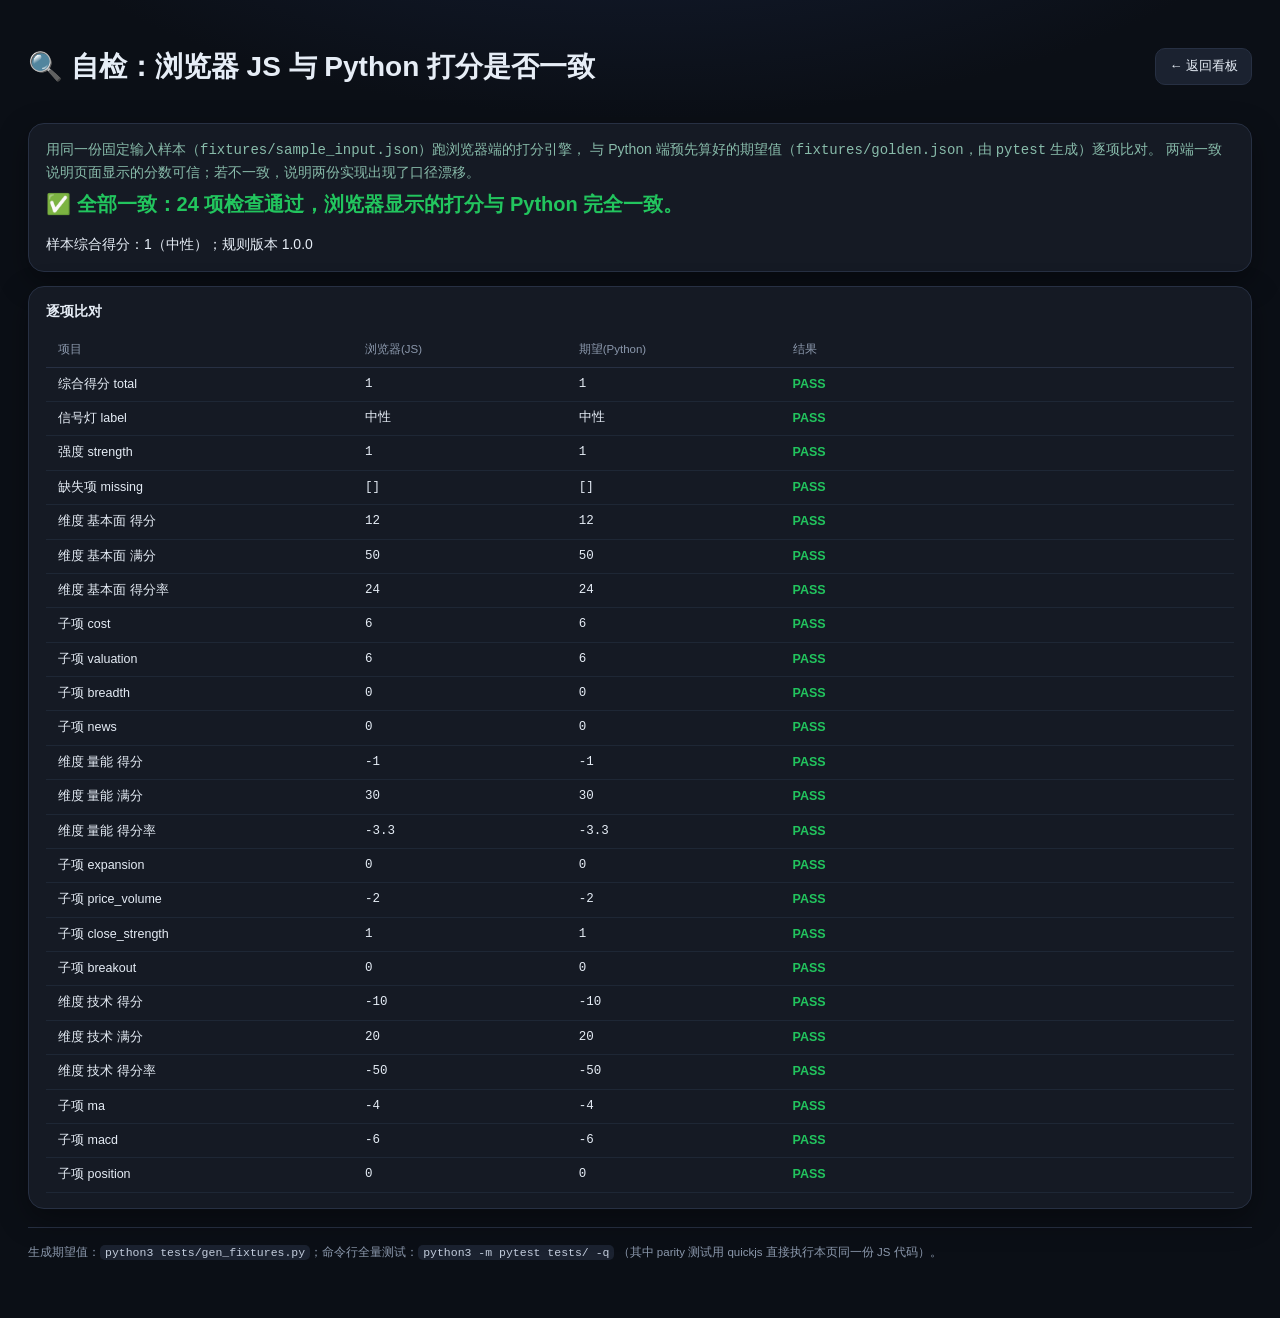
<file: assets/selftest.html>
<!DOCTYPE html>
<html lang="zh-CN">
<head>
<meta charset="utf-8" />
<meta name="viewport" content="width=device-width, initial-scale=1" />
<title>自检 · JS 与 Python 打分一致性</title>
<link rel="stylesheet" href="style.css" />
<style>
  .pass { color: #22c55e; font-weight: 700; }
  .fail { color: #ff5d5d; font-weight: 700; }
  table.items td.num { font-variant-numeric: tabular-nums; font-family: ui-monospace, Menlo, monospace; }
  #verdict { font-size: 20px; margin: 6px 0 14px; }
</style>
</head>
<body>
<div class="wrap">
  <header class="top">
    <h1>🔍 自检：浏览器 JS 与 Python 打分是否一致</h1>
    <span class="spacer"></span>
    <a class="btn" href="index.html" style="text-decoration:none;">← 返回看板</a>
  </header>

  <div class="card" style="margin-bottom:14px;">
    <p style="margin:0;color:#8baf">
      用同一份固定输入样本（<code>fixtures/sample_input.json</code>）跑浏览器端的打分引擎，
      与 Python 端预先算好的期望值（<code>fixtures/golden.json</code>，由 <code>pytest</code> 生成）逐项比对。
      两端一致说明页面显示的分数可信；若不一致，说明两份实现出现了口径漂移。
    </p>
    <div id="verdict">检测中…</div>
    <div id="summary"></div>
  </div>

  <section class="card">
    <h2>逐项比对</h2>
    <table class="items">
      <thead><tr><th style="width:26%">项目</th><th style="width:18%">浏览器(JS)</th><th style="width:18%">期望(Python)</th><th>结果</th></tr></thead>
      <tbody id="rows"></tbody>
    </table>
  </section>

  <footer class="foot">
    生成期望值：<code>python3 tests/gen_fixtures.py</code>；命令行全量测试：<code>python3 -m pytest tests/ -q</code>
    （其中 parity 测试用 quickjs 直接执行本页同一份 JS 代码）。
  </footer>
</div>

<script src="indicators.js"></script>
<script src="scoring.js"></script>
<script>
(async function () {
  var EPS = 1e-9;
  var rows = document.getElementById('rows');
  var fails = 0, checks = 0;

  function addRow(name, jsVal, pyVal, ok) {
    checks++;
    if (!ok) fails++;
    var tr = document.createElement('tr');
    tr.innerHTML = '<td>' + name + '</td>'
      + '<td class="num">' + jsVal + '</td>'
      + '<td class="num">' + pyVal + '</td>'
      + '<td class="' + (ok ? 'pass' : 'fail') + '">' + (ok ? 'PASS' : 'FAIL') + '</td>';
    rows.appendChild(tr);
  }
  function numEq(a, b) {
    if (a === null || a === undefined) return b === null || b === undefined;
    return Math.abs(Number(a) - Number(b)) <= EPS;
  }

  try {
    var rules = await (await fetch('../shared/scoring_rules.json')).json();
    var sample = await (await fetch('fixtures/sample_input.json')).json();
    var golden = await (await fetch('fixtures/golden.json')).json();
    var js = SCORING.scoreDashboard(sample, rules);

    addRow('综合得分 total', js.total, golden.total, numEq(js.total, golden.total));
    addRow('信号灯 label', js.label, golden.label, js.label === golden.label);
    addRow('强度 strength', js.strength, golden.strength, numEq(js.strength, golden.strength));
    addRow('缺失项 missing', JSON.stringify(js.missing), JSON.stringify(golden.missing),
      JSON.stringify(js.missing.slice().sort()) === JSON.stringify(golden.missing.slice().sort()));

    for (var i = 0; i < golden.components.length; i++) {
      var g = golden.components[i], jg = js.components[i];
      addRow('维度 ' + g.label + ' 得分', jg.score, g.score, numEq(jg.score, g.score));
      addRow('维度 ' + g.label + ' 满分', jg.max, g.max, numEq(jg.max, g.max));
      addRow('维度 ' + g.label + ' 得分率', jg.ratio, g.ratio, numEq(jg.ratio, g.ratio));
      for (var k = 0; k < g.items.length; k++) {
        var it = g.items[k], ji = jg.items[k];
        addRow('  子项 ' + it.key, ji.score, it.score, numEq(ji.score, it.score) && ji.missing === it.missing);
      }
    }

    var verdict = document.getElementById('verdict');
    if (fails === 0) {
      verdict.className = 'pass';
      verdict.textContent = '✅ 全部一致：' + checks + ' 项检查通过，浏览器显示的打分与 Python 完全一致。';
    } else {
      verdict.className = 'fail';
      verdict.textContent = '❌ 有 ' + fails + ' / ' + checks + ' 项不一致，请检查 assets/scoring.js 与 local/scoring.py。';
    }
    document.getElementById('summary').textContent =
      '样本综合得分：' + js.total + '（' + js.label + '）；规则版本 ' + rules.version;
  } catch (e) {
    var v = document.getElementById('verdict');
    v.className = 'fail';
    v.textContent = '自检运行失败：' + e.message;
  }
})();
</script>
</body>
</html>
</file>
<file: assets/style.css>
/* =============================================================================
   储能电池看板 · 设计系统（双主题 + 动效令牌）
   ========================================================================== */
:root {
  --bg: #0b0f16;
  --bg-grad: radial-gradient(1100px 520px at 50% -220px, #17223c 0%, rgba(11,15,22,0) 65%);
  --panel: #151a24;
  --panel-2: #1b2230;
  --panel-3: #222b3b;
  --line: #273043;
  --line-soft: #1e2735;
  --text: #e6edf6;
  --text-2: #c3cddd;
  --muted: #8b98ac;
  --up: #ff5d5d;
  --down: #22c55e;
  --neutral: #eab308;
  --accent: #4f8cff;
  --accent-weak: rgba(79, 140, 255, .14);
  --bull-bg: rgba(255, 93, 93, .12);
  --bear-bg: rgba(34, 197, 94, .12);
  --neutral-bg: rgba(234, 179, 8, .12);
  --shadow: 0 10px 30px rgba(0, 0, 0, .35);
  --shadow-hover: 0 14px 34px rgba(0, 0, 0, .45);
  --notice-bg: #1d1a10;
  --notice-line: #4d3d1f;
  --notice-text: #ffd98a;
  --radius: 16px;
  --radius-sm: 11px;

  /* 图表 */
  --chart-text: #8b98ac;
  --chart-grid: rgba(255, 255, 255, .07);
  --chart-axis: #2a3444;
  --ma20: #f0b445;
  --ma60: #8b7cf6;
  --lithium: #eab308;
  --lithium-ma: #f472b6;
  --tooltip-bg: #101722;
  --tooltip-border: #2a3444;

  /* 动效 */
  --dur-fast: 140ms;
  --dur: 220ms;
  --dur-slow: 380ms;
  --dur-hero: 650ms;
  --ease-out: cubic-bezier(.22, 1, .36, 1);
  --ease-spring: cubic-bezier(.34, 1.56, .64, 1);
}

[data-theme="light"] {
  --bg: #f2f5fa;
  --bg-grad: radial-gradient(1000px 480px at 50% -220px, #dfe9fb 0%, rgba(242, 245, 250, 0) 62%);
  --panel: #ffffff;
  --panel-2: #f6f8fc;
  --panel-3: #eef2f9;
  --line: #dde4ee;
  --line-soft: #e8eef7;
  --text: #16202e;
  --text-2: #33415a;
  --muted: #6b7a90;
  --up: #e5484d;
  --down: #15803d;
  --neutral: #b58100;
  --accent: #2563eb;
  --accent-weak: rgba(37, 99, 235, .10);
  --bull-bg: rgba(229, 72, 77, .10);
  --bear-bg: rgba(21, 128, 61, .10);
  --neutral-bg: rgba(181, 129, 0, .12);
  --shadow: 0 8px 24px rgba(23, 43, 77, .08);
  --shadow-hover: 0 12px 28px rgba(23, 43, 77, .14);
  --notice-bg: #fff8e6;
  --notice-line: #f0d9a3;
  --notice-text: #8a6100;

  --chart-text: #6b7a90;
  --chart-grid: rgba(20, 40, 70, .08);
  --chart-axis: #cfd8e6;
  --ma20: #c98a00;
  --ma60: #6d5bd0;
  --lithium: #b58100;
  --lithium-ma: #db2777;
  --tooltip-bg: #ffffff;
  --tooltip-border: #dde4ee;
}

* { box-sizing: border-box; }
[hidden] { display: none !important; }

html, body {
  margin: 0;
  padding: 0;
  background-color: var(--bg);
  background-image: var(--bg-grad);
  background-repeat: no-repeat;
  color: var(--text);
  font-family: -apple-system, BlinkMacSystemFont, "PingFang SC", "Hiragino Sans GB",
    "Microsoft YaHei", "Helvetica Neue", Arial, sans-serif;
  font-size: 14px;
  line-height: 1.55;
  -webkit-font-smoothing: antialiased;
  overflow-x: hidden;
}

/* 主题切换：只过渡颜色类属性，避免全站 transition:all */
body, .card, .fact, .badge, .chip, .acc-head, .heat-tile, .news-item, .notice,
input, .btn, .dial-band, .dial-label, .dial-sub, footer.foot {
  transition: background-color var(--dur) var(--ease-out), color var(--dur) var(--ease-out),
    border-color var(--dur) var(--ease-out);
}

.wrap { max-width: 1260px; margin: 0 auto; padding: 20px 18px 56px; }

/* ---------------------------------------------------------------- 顶栏 */
header.top {
  display: flex; align-items: center; gap: 10px 12px; flex-wrap: wrap;
  padding: 6px 0 16px; overflow-x: clip;
}
header.top .brand { min-width: 0; }
header.top .badges { flex-wrap: wrap; }
header.top .btn { flex: 0 0 auto; }
.brand { display: flex; align-items: center; gap: 8px; }
.brand .logo { font-size: 19px; }
.brand h1 { font-size: 18px; margin: 0; font-weight: 650; letter-spacing: .3px; }
.brand .code {
  font-size: 11px; color: var(--muted); border: 1px solid var(--line);
  border-radius: 6px; padding: 1px 6px; font-variant-numeric: tabular-nums;
}
.top .spacer { flex: 1; }
.top .sub { color: var(--muted); font-size: 12px; }
.badges { display: flex; gap: 6px; flex-wrap: wrap; }

.badge {
  display: inline-flex; align-items: center; gap: 5px;
  padding: 3px 9px; border-radius: 999px; font-size: 11.5px;
  border: 1px solid var(--line); color: var(--muted); background: var(--panel);
  white-space: nowrap;
}
.badge.ok { color: #7ee2a8; border-color: #1f4d33; background: #10241a; }
.badge.live { color: #ffd166; border-color: #4d3d1f; background: #241f10; }
[data-theme="light"] .badge.ok { color: #0f7a45; border-color: #bfe6cf; background: #eafaf1; }
[data-theme="light"] .badge.live { color: #8a6100; border-color: #f0d9a3; background: #fff8e6; }

.btn {
  background: var(--panel-2); color: var(--text); border: 1px solid var(--line);
  padding: 7px 13px; border-radius: 10px; cursor: pointer; font-size: 13px;
  font-family: inherit; text-decoration: none; display: inline-flex; align-items: center; gap: 6px;
  transition: border-color var(--dur-fast) var(--ease-out), transform var(--dur-fast) var(--ease-out),
    background-color var(--dur-fast) var(--ease-out);
}
.btn:hover { border-color: var(--accent); color: var(--text); }
.btn:active { transform: scale(.98); }
.btn:disabled { opacity: .55; cursor: default; }
.btn.ghost { background: transparent; }
.btn .ico { display: inline-block; transition: transform var(--dur) var(--ease-out); }
.btn.spinning .ico { animation: spin .9s linear infinite; }
@keyframes spin { to { transform: rotate(360deg); } }

/* 抓数中的顶部细进度条 */
body.fetching header.top { position: relative; }
body.fetching header.top::after {
  content: ''; position: absolute; left: 0; right: 0; bottom: 6px; height: 2px;
  border-radius: 2px; background: linear-gradient(90deg, transparent, var(--accent), transparent);
  background-size: 40% 100%; background-repeat: no-repeat;
  animation: indeterminate 1.1s linear infinite;
}
@keyframes indeterminate {
  0% { background-position: -40% 0; }
  100% { background-position: 140% 0; }
}

/* ---------------------------------------------------------------- 骨架屏 */
.skeleton { display: grid; gap: 14px; }
.sk {
  background: linear-gradient(100deg, var(--panel-2) 30%, var(--panel-3) 50%, var(--panel-2) 70%);
  background-size: 240% 100%;
  border-radius: var(--radius); border: 1px solid var(--line-soft);
  animation: shimmer 1.4s ease-in-out infinite;
}
@keyframes shimmer {
  0% { background-position: 140% 0; }
  100% { background-position: -40% 0; }
}
.sk-row { display: grid; grid-template-columns: 340px 1fr; gap: 14px; }
.sk-hero { height: 210px; }
.sk-col { display: grid; gap: 10px; align-content: center; padding: 12px; }
.sk-line { height: 16px; border-radius: 8px; }
.sk-line.w60 { width: 60%; } .sk-line.w85 { width: 85%; } .sk-line.w45 { width: 45%; }
.sk-row:nth-child(2) { grid-template-columns: repeat(4, 1fr); }
.sk-card { height: 92px; }
.sk-chart { height: 340px; }
.sk-text { color: var(--muted); font-size: 12.5px; text-align: center; padding: 6px 0; }

/* ---------------------------------------------------------------- 卡片 */
.card {
  background: var(--panel);
  border: 1px solid var(--line);
  border-radius: var(--radius);
  padding: 15px 17px;
  box-shadow: var(--shadow);
  position: relative;
  transition: background-color var(--dur) var(--ease-out), border-color var(--dur) var(--ease-out),
    box-shadow var(--dur) var(--ease-out), transform var(--dur) var(--ease-out);
}
.card:hover { box-shadow: var(--shadow-hover); transform: translateY(-2px); }
.card h2 {
  font-size: 13.5px; margin: 0 0 10px; font-weight: 650; color: var(--text);
  display: flex; align-items: baseline; gap: 8px; flex-wrap: wrap;
}
.card h2 .hint { color: var(--muted); font-size: 11.5px; font-weight: 400; }

/* 入场错峰 */
.enter { opacity: 0; transform: translateY(8px); }

/* ---------------------------------------------------------------- 结论区 */
.hero {
  display: grid; grid-template-columns: minmax(300px, 5fr) 7fr; gap: 14px;
  margin-bottom: 12px;
}
.dial-card { display: flex; flex-direction: column; align-items: center; justify-content: center; padding: 10px 16px 14px; }
.dial-wrap { position: relative; width: 100%; max-width: 310px; }
.dial { width: 100%; display: block; overflow: visible; }
.dial-bands path { fill: none; stroke-width: 12; stroke-linecap: round; opacity: .85; }
.dial-band.bear { stroke: var(--down); }
.dial-band.flat { stroke: var(--neutral); opacity: .55; }
.dial-band.bull { stroke: var(--up); }
.dial-needle { transform-box: view-box; transform-origin: 100px 105px;
  transition: transform var(--dur-hero) var(--ease-spring); }
.dial-needle line { stroke: var(--text); stroke-width: 2.6; stroke-linecap: round; }
.dial-hub { fill: var(--text); }
.dial-min, .dial-max { fill: var(--muted); font-size: 11px; }
.dial-min { text-anchor: start; }
.dial-max { text-anchor: end; }
.dial-readout {
  position: absolute; left: 0; right: 0; bottom: 10px; text-align: center;
  pointer-events: none;
}
.dial-readout b { font-size: 42px; font-weight: 700; font-variant-numeric: tabular-nums; letter-spacing: -.5px; }
.dial-readout .unit { color: var(--muted); font-size: 12px; margin-left: 4px; }
.dial-label { font-size: 18px; font-weight: 700; letter-spacing: 4px; margin-top: -2px; }
.dial-sub { color: var(--muted); font-size: 11.5px; }

.hero-right { display: grid; gap: 12px; grid-template-rows: auto auto auto 1fr; }
.verdict { }
.narrative {
  margin: 0; font-size: 15px; line-height: 1.65; color: var(--text-2);
  border-left: 3px solid var(--accent); padding-left: 12px;
}
.strength-head {
  display: flex; justify-content: space-between; align-items: baseline;
  font-size: 11.5px; color: var(--muted); margin-bottom: 6px;
}
.strength-num b { font-size: 13px; font-variant-numeric: tabular-nums; }
.strength-bar {
  display: flex; height: 10px; border-radius: 999px; overflow: hidden;
  background: var(--panel-3); border: 1px solid var(--line-soft);
}
.strength-bar .seg { display: block; transition: width 600ms var(--ease-out); }
.strength-bar .seg.bull { background: linear-gradient(90deg, var(--up), color-mix(in srgb, var(--up) 65%, transparent)); }
.strength-bar .seg.bear { background: linear-gradient(90deg, color-mix(in srgb, var(--down) 65%, transparent), var(--down)); }

.facts { display: grid; grid-template-columns: repeat(4, 1fr); gap: 10px; }
.fact {
  background: var(--panel-2); border: 1px solid var(--line-soft);
  border-radius: var(--radius-sm); padding: 10px 12px;
}
.fact .k { color: var(--muted); font-size: 11px; letter-spacing: .2px; }
.fact .v { font-size: 19px; font-weight: 680; margin-top: 2px; font-variant-numeric: tabular-nums; }
.fact .n { font-size: 11.5px; color: var(--muted); margin-top: 2px; }
.fact .n.with-change { font-weight: 650; line-height: 1.45; font-size: 12px; }
.fact .n .sub { font-weight: 500; color: var(--muted); font-size: 10.5px; }
.mini-bar { margin-top: 7px; height: 4px; border-radius: 999px; background: var(--panel-3); overflow: hidden; }
.mini-fill { display: block; height: 100%; background: var(--accent); border-radius: 999px;
  transition: width 420ms var(--ease-out); }

.winrate {
  background: var(--panel-2); border: 1px dashed var(--line);
  border-radius: var(--radius-sm); padding: 10px 12px;
}
.wr-head { font-size: 11px; color: var(--muted); margin-bottom: 4px; letter-spacing: .3px; }
.wr-body { font-size: 12.5px; color: var(--text-2); line-height: 1.6; }
.wr-body b { font-variant-numeric: tabular-nums; }
.wr-line b { font-size: 14px; }
.wr-sub { color: var(--muted); font-size: 11px; margin-top: 2px; }

/* ------------------------------------------------------------ 关键价位 */
.chips { display: grid; grid-template-columns: repeat(4, 1fr); gap: 10px; margin-bottom: 12px; }
.chip {
  background: var(--panel); border: 1px solid var(--line); border-radius: var(--radius-sm);
  padding: 10px 12px; display: grid; gap: 1px;
  border-left: 3px solid var(--line);
}
.chip.up { border-left-color: var(--up); }
.chip.down { border-left-color: var(--down); }
.chip.flat { border-left-color: var(--neutral); }
.chip-label { font-size: 11px; color: var(--muted); }
.chip-value { font-size: 17px; font-weight: 680; font-variant-numeric: tabular-nums; }
.chip-note { font-size: 10.5px; color: var(--muted); font-variant-numeric: tabular-nums; }

/* ---------------------------------------------------------------- 图表 */
.main-grid {
  display: grid; grid-template-columns: repeat(12, 1fr); gap: 12px; margin-bottom: 12px;
}
.span-8 { grid-column: span 8; }
.span-6 { grid-column: span 6; }
.span-4 { grid-column: span 4; }
.chart { width: 100%; }
.chart.tall { height: 340px; }
.chart-etf { height: 380px; }
.chart-wf { height: 250px; }
.chart-lithium { height: 262px; }
.wf-note { color: var(--muted); font-size: 11px; margin-top: 4px; }

/* 板块温度方块 */
.heat { display: grid; grid-template-columns: repeat(auto-fill, minmax(88px, 1fr)); gap: 6px; }
.heat-tile {
  border-radius: 9px; padding: 8px 9px; display: grid; gap: 2px;
  color: #fff; min-height: 52px; align-content: center;
  transition: transform var(--dur-fast) var(--ease-out), filter var(--dur-fast) var(--ease-out);
}
[data-theme="light"] .heat-tile { color: #122031; }
[data-theme="light"] .heat-name { color: #122031; opacity: .85; }
.heat-tile:hover { transform: translateY(-2px); filter: brightness(1.08); }
.heat-name { font-size: 11.5px; font-weight: 600; white-space: nowrap; overflow: hidden; text-overflow: ellipsis; }
.heat-pct { font-size: 12.5px; font-weight: 700; font-variant-numeric: tabular-nums; }
.heat-foot { color: var(--muted); font-size: 11.5px; margin-top: 8px; }

/* ---------------------------------------------------------------- 明细 */
.acc-list { display: grid; gap: 8px; }
.acc { border: 1px solid var(--line-soft); border-radius: var(--radius-sm); overflow: hidden; background: var(--panel-2); }
.acc-head {
  width: 100%; display: grid; grid-template-columns: 1fr auto auto auto 18px; gap: 10px;
  align-items: center; padding: 10px 12px; background: transparent; border: 0;
  color: var(--text); font-family: inherit; font-size: 13px; cursor: pointer; text-align: left;
}
.acc-head:hover { background: var(--panel-3); }
.acc-title { font-weight: 650; }
.acc-sub { color: var(--muted); font-size: 11px; }
.acc-score { font-variant-numeric: tabular-nums; font-weight: 650; }
.acc-ratio { color: var(--muted); font-size: 11.5px; font-variant-numeric: tabular-nums; }
.acc-arrow { color: var(--muted); transition: transform var(--dur) var(--ease-out); }
.acc.open .acc-arrow { transform: rotate(180deg); }
.acc-body { display: grid; grid-template-rows: 0fr; transition: grid-template-rows var(--dur-slow) var(--ease-out); }
.acc.open .acc-body { grid-template-rows: 1fr; }
.acc-inner { overflow: hidden; }
.item-row {
  display: grid; grid-template-columns: minmax(120px, 1.4fr) 92px 96px 54px 2.4fr;
  gap: 10px; align-items: center; padding: 8px 12px;
  border-top: 1px solid var(--line-soft); font-size: 12.5px;
}
.item-row:hover { background: var(--panel-3); }
.item-name { color: var(--text-2); display: flex; align-items: center; gap: 6px; }
.item-value { color: var(--muted); font-variant-numeric: tabular-nums; white-space: nowrap; overflow: hidden; text-overflow: ellipsis; }
.item-bar { position: relative; height: 10px; background: var(--panel-3); border-radius: 999px; overflow: hidden; }
.item-axis { position: absolute; left: 50%; top: 0; bottom: 0; width: 1px; background: var(--line); }
.item-fill { position: absolute; top: 0; bottom: 0; min-width: 3px; border-radius: 999px; transition: width 420ms var(--ease-out); }
.item-fill.up { background: var(--up); }
.item-fill.down { background: var(--down); }
.item-fill.flat { background: var(--muted); width: 0 !important; }
.item-score { font-variant-numeric: tabular-nums; font-weight: 650; text-align: right; }
.item-reason {
  color: var(--muted); font-size: 11.5px; overflow: hidden;
  display: -webkit-box; -webkit-line-clamp: 2; -webkit-box-orient: vertical;
}
.tag-missing { color: var(--notice-text); font-size: 10.5px; border: 1px solid var(--notice-line);
  border-radius: 5px; padding: 0 5px; }

/* -------------------------------------------------------- 持仓 + 新闻 */
.bottom-grid { display: grid; grid-template-columns: 1fr 1fr; gap: 12px; margin-top: 12px; align-items: start; }
.position { display: grid; grid-template-columns: 1fr auto; gap: 8px 16px; align-items: center; }
.position label { font-size: 11.5px; color: var(--muted); }
.position input {
  grid-column: 1 / 2; width: 100%; background: var(--panel-2); border: 1px solid var(--line);
  color: var(--text); padding: 9px 11px; border-radius: 10px; font-size: 15px;
  font-variant-numeric: tabular-nums; font-family: inherit;
  transition: border-color var(--dur-fast) var(--ease-out), box-shadow var(--dur-fast) var(--ease-out);
}
.position input:focus { outline: none; border-color: var(--accent); box-shadow: 0 0 0 3px var(--accent-weak); }
.pl-box { grid-column: 2 / 3; grid-row: 1 / 3; text-align: right; }
.pl-label { font-size: 11px; color: var(--muted); }
.pl { font-size: 30px; font-weight: 700; font-variant-numeric: tabular-nums; line-height: 1.2; }
.pl-note { grid-column: 1 / -1; font-size: 11.5px; color: var(--muted); }
.pl-note.warn { color: var(--up); }
.position .btn { grid-column: 2 / 3; justify-self: end; }

.news-list { list-style: none; margin: 0; padding: 0; max-height: 330px; overflow: auto; }
.news-group {
  position: sticky; top: 0; background: var(--panel); color: var(--muted);
  font-size: 11px; letter-spacing: .4px; padding: 6px 2px 4px; z-index: 1;
}
.news-item {
  display: grid; grid-template-columns: auto 1fr; gap: 4px 8px;
  padding: 7px 2px; border-bottom: 1px solid var(--line-soft); font-size: 12.8px;
}
.news-item:last-child { border-bottom: none; }
.news-item a {
  color: var(--text-2); text-decoration: none;
  display: -webkit-box; -webkit-line-clamp: 2; -webkit-box-orient: vertical; overflow: hidden;
}
.news-item a:hover { -webkit-line-clamp: 6; }
.news-item a:hover { color: var(--text); text-decoration: underline; }
.news-item .meta { grid-column: 2; color: var(--muted); font-size: 10.5px; }
.sent {
  font-size: 10.5px; border-radius: 5px; padding: 0 5px; align-self: start; margin-top: 2px;
  border: 1px solid var(--line);
}
.sent.up { color: var(--up); background: var(--bull-bg); border-color: transparent; }
.sent.down { color: var(--down); background: var(--bear-bg); border-color: transparent; }
.sent.flat { color: var(--muted); }

/* ------------------------------------------------------------ 回测页复用 */
table.items { width: 100%; border-collapse: collapse; font-size: 12.5px; }
table.items th {
  text-align: left; color: var(--muted); font-weight: 500; font-size: 11.5px;
  padding: 8px 10px; border-bottom: 1px solid var(--line); white-space: nowrap;
}
table.items td { padding: 7px 10px; border-bottom: 1px solid var(--line-soft); font-variant-numeric: tabular-nums; }
table.items tbody tr:hover { background: var(--panel-2); }
table.items td:first-child, table.items th:first-child { padding-left: 12px; }

/* ---------------------------------------------------------------- 其它 */
.up { color: var(--up); }
.down { color: var(--down); }
.flat { color: var(--muted); }

.notice {
  background: var(--notice-bg); border: 1px solid var(--notice-line); color: var(--notice-text);
  border-radius: 10px; font-size: 12.5px; margin-bottom: 12px; display: none; overflow: hidden;
}
.notice.show { display: block; }
.notice-head {
  width: 100%; display: flex; align-items: center; gap: 8px; padding: 9px 13px;
  background: transparent; border: 0; color: inherit; font: inherit; cursor: pointer; text-align: left;
}
.notice-head .arrow { transition: transform var(--dur) var(--ease-out); }
.notice.open .notice-head .arrow { transform: rotate(180deg); }
.notice-body { display: none; padding: 0 13px 10px; line-height: 1.75; }
.notice.open .notice-body { display: block; }

footer.foot {
  margin-top: 18px; color: var(--muted); font-size: 11.5px; line-height: 1.85;
  border-top: 1px solid var(--line); padding-top: 14px;
}
footer.foot code { background: var(--panel-2); padding: 1px 5px; border-radius: 5px; color: var(--text-2); }

/* ---------------------------------------------------------------- 响应式 */
@media (max-width: 1180px) {
  .hero { grid-template-columns: 1fr; }
  .main-grid { grid-template-columns: 1fr; }
  .span-8, .span-6, .span-4 { grid-column: auto; }
  .chips { grid-template-columns: repeat(2, 1fr); }
}

@media (max-width: 860px) {
  .wrap { padding: 14px 12px 40px; }
  .sk-row { grid-template-columns: 1fr; }
  .sk-row:nth-child(2) { grid-template-columns: repeat(2, 1fr); }
  .facts { grid-template-columns: repeat(2, 1fr); }
  .bottom-grid { grid-template-columns: 1fr; }
  .item-row { grid-template-columns: 1fr auto; grid-template-areas: 'name score' 'value value' 'bar bar' 'reason reason'; }
  .item-name { grid-area: name; }
  .item-score { grid-area: score; }
  .item-value { grid-area: value; }
  .item-bar { grid-area: bar; }
  .item-reason { grid-area: reason; -webkit-line-clamp: 3; }
  .card:hover { transform: none; }
  .chart-etf { height: 320px; }
  .chart-lithium { height: 240px; }
  .dial-readout b { font-size: 32px; }
  .btn { padding: 9px 14px; }         /* 拇指友好 */
  .acc-head { padding: 12px; }
}

@media (max-width: 560px) {
  .brand h1 { font-size: 16px; }
  .hero-right { grid-template-rows: auto; }
  .facts { grid-template-columns: 1fr 1fr; }
  .chips { grid-template-columns: 1fr; }
  .position { grid-template-columns: 1fr; }
  .pl-box { grid-column: 1; grid-row: auto; text-align: left; }
  .position .btn { grid-column: 1; justify-self: start; }
  .heat { grid-template-columns: repeat(auto-fill, minmax(76px, 1fr)); }
  .top .sub { display: none; }
}

/* ------------------------------------------------------------ 减少动效 */
@media (prefers-reduced-motion: reduce) {
  *, *::before, *::after {
    animation-duration: .01ms !important;
    animation-iteration-count: 1 !important;
    transition-duration: .01ms !important;
    scroll-behavior: auto !important;
  }
  .dial-needle { transition: none; }
  .sk { animation: none; }
  .enter { opacity: 1; transform: none; }
}
</file>
